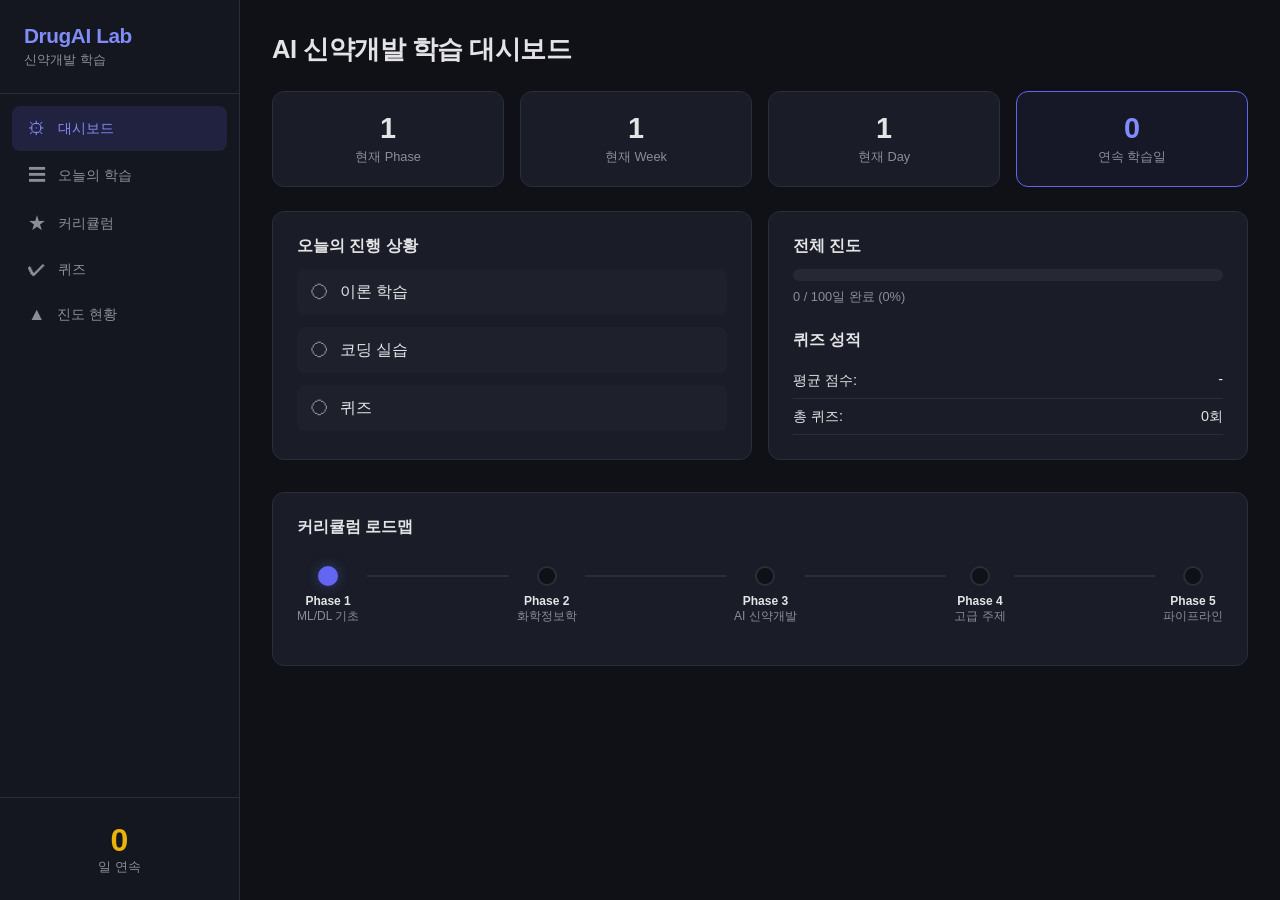
<file: index.html>
<!DOCTYPE html>
<html lang="ko">
<head>
    <meta charset="UTF-8">
    <meta name="viewport" content="width=device-width, initial-scale=1.0">
    <title>AI 신약개발 학습 프로그램</title>
    <link rel="stylesheet" href="static/css/style.css">
    <meta name="apple-mobile-web-app-capable" content="yes">
    <meta name="mobile-web-app-capable" content="yes">
    <meta name="theme-color" content="#0f1117">
</head>
<body>
    <!-- Sidebar Navigation -->
    <nav class="sidebar">
        <div class="sidebar-header">
            <h2>DrugAI Lab</h2>
            <p class="subtitle">신약개발 학습</p>
        </div>
        <ul class="nav-menu">
            <li><button class="nav-btn active" data-view="dashboard" onclick="showView('dashboard')">
                <span class="icon">&#9881;</span> 대시보드
            </button></li>
            <li><button class="nav-btn" data-view="today" onclick="showView('today')">
                <span class="icon">&#9776;</span> 오늘의 학습
            </button></li>
            <li><button class="nav-btn" data-view="curriculum" onclick="showView('curriculum')">
                <span class="icon">&#9733;</span> 커리큘럼
            </button></li>
            <li><button class="nav-btn" data-view="quiz" onclick="showView('quiz')">
                <span class="icon">&#10004;</span> 퀴즈
            </button></li>
            <li><button class="nav-btn" data-view="progress" onclick="showView('progress')">
                <span class="icon">&#9650;</span> 진도 현황
            </button></li>
        </ul>
        <div class="streak-box">
            <div class="streak-number" id="sidebar-streak">0</div>
            <div class="streak-label">일 연속</div>
        </div>
    </nav>

    <!-- Main Content -->
    <main class="content">
        <!-- Dashboard View -->
        <section id="view-dashboard" class="view active">
            <h1>AI 신약개발 학습 대시보드</h1>
            <div class="stats-grid">
                <div class="stat-card">
                    <div class="stat-value" id="stat-phase">-</div>
                    <div class="stat-label">현재 Phase</div>
                </div>
                <div class="stat-card">
                    <div class="stat-value" id="stat-week">-</div>
                    <div class="stat-label">현재 Week</div>
                </div>
                <div class="stat-card">
                    <div class="stat-value" id="stat-day">-</div>
                    <div class="stat-label">현재 Day</div>
                </div>
                <div class="stat-card accent">
                    <div class="stat-value" id="stat-streak">0</div>
                    <div class="stat-label">연속 학습일</div>
                </div>
            </div>

            <div class="dashboard-grid">
                <div class="card">
                    <h3>오늘의 진행 상황</h3>
                    <div class="task-list" id="dashboard-tasks">
                        <div class="task-item" id="dash-theory">
                            <span class="task-status">&#9711;</span>
                            <span class="task-name">이론 학습</span>
                        </div>
                        <div class="task-item" id="dash-exercises">
                            <span class="task-status">&#9711;</span>
                            <span class="task-name">코딩 실습</span>
                        </div>
                        <div class="task-item" id="dash-quiz">
                            <span class="task-status">&#9711;</span>
                            <span class="task-name">퀴즈</span>
                        </div>
                    </div>
                </div>
                <div class="card">
                    <h3>전체 진도</h3>
                    <div class="progress-bar-container">
                        <div class="progress-bar" id="dashboard-progress" style="width: 0%"></div>
                    </div>
                    <p class="progress-text" id="dashboard-progress-text">0 / 100일 완료</p>

                    <h3 style="margin-top:1.5rem;">퀴즈 성적</h3>
                    <div class="stat-inline">
                        <span>평균 점수:</span>
                        <span id="stat-quiz-avg">-</span>
                    </div>
                    <div class="stat-inline">
                        <span>총 퀴즈:</span>
                        <span id="stat-quiz-total">0회</span>
                    </div>
                </div>
            </div>

            <div class="card">
                <h3>커리큘럼 로드맵</h3>
                <div class="roadmap">
                    <div class="roadmap-phase" id="roadmap-1">
                        <div class="roadmap-dot"></div>
                        <div class="roadmap-info">
                            <strong>Phase 1</strong>
                            <span>ML/DL 기초</span>
                        </div>
                    </div>
                    <div class="roadmap-line"></div>
                    <div class="roadmap-phase" id="roadmap-2">
                        <div class="roadmap-dot"></div>
                        <div class="roadmap-info">
                            <strong>Phase 2</strong>
                            <span>화학정보학</span>
                        </div>
                    </div>
                    <div class="roadmap-line"></div>
                    <div class="roadmap-phase" id="roadmap-3">
                        <div class="roadmap-dot"></div>
                        <div class="roadmap-info">
                            <strong>Phase 3</strong>
                            <span>AI 신약개발</span>
                        </div>
                    </div>
                    <div class="roadmap-line"></div>
                    <div class="roadmap-phase" id="roadmap-4">
                        <div class="roadmap-dot"></div>
                        <div class="roadmap-info">
                            <strong>Phase 4</strong>
                            <span>고급 주제</span>
                        </div>
                    </div>
                    <div class="roadmap-line"></div>
                    <div class="roadmap-phase" id="roadmap-5">
                        <div class="roadmap-dot"></div>
                        <div class="roadmap-info">
                            <strong>Phase 5</strong>
                            <span>파이프라인</span>
                        </div>
                    </div>
                </div>
            </div>
        </section>

        <!-- Today's Learning View -->
        <section id="view-today" class="view">
            <div class="view-header">
                <h1 id="today-title">오늘의 학습</h1>
                <div class="view-actions">
                    <button class="btn btn-outline" onclick="loadToday()">새로고침</button>
                </div>
            </div>
            <div class="today-meta" id="today-meta"></div>

            <div class="today-tasks">
                <div class="task-card" id="task-theory">
                    <div class="task-header">
                        <h3>이론 학습</h3>
                        <button class="btn btn-sm btn-complete" onclick="completeTask('theory')" id="btn-theory">완료</button>
                    </div>
                    <div class="task-body" id="theory-content">
                        <p>로딩 중...</p>
                    </div>
                </div>

                <div class="task-card" id="task-exercises">
                    <div class="task-header">
                        <h3>코딩 실습</h3>
                        <button class="btn btn-sm btn-complete" onclick="completeTask('exercises')" id="btn-exercises">완료</button>
                    </div>
                    <div class="task-body" id="exercises-content">
                        <p>로딩 중...</p>
                    </div>
                </div>

                <div class="task-card" id="task-quiz">
                    <div class="task-header">
                        <h3>퀴즈</h3>
                        <button class="btn btn-sm" onclick="showView('quiz')">퀴즈 풀기</button>
                    </div>
                    <div class="task-body">
                        <p>오늘의 학습 내용을 퀴즈로 확인하세요.</p>
                    </div>
                </div>
            </div>

            <div class="day-nav">
                <button class="btn btn-primary btn-lg" onclick="advanceDay()" id="btn-advance" disabled>
                    다음 학습으로 넘어가기 &rarr;
                </button>
            </div>

            <div class="card" style="margin-top: 1.5rem;">
                <h3>질문 &amp; 피드백</h3>
                <p style="color: var(--text-muted); font-size: 0.85rem; margin-bottom: 0.75rem;">
                    이해가 안 되는 부분, 더 알고 싶은 것, 의견을 남기세요. 다음 학습 업데이트에 반영됩니다.
                </p>
                <div id="feedback-list"></div>
                <div style="display: flex; gap: 0.5rem; margin-top: 0.75rem;">
                    <input type="text" id="feedback-input" class="sync-textarea"
                           style="flex:1; height:auto; padding:0.5rem 0.75rem;"
                           placeholder="질문이나 피드백을 입력하세요..."
                           onkeydown="if(event.key==='Enter')submitFeedback()">
                    <button class="btn btn-primary" onclick="submitFeedback()">등록</button>
                </div>
            </div>
        </section>

        <!-- Curriculum View -->
        <section id="view-curriculum" class="view">
            <h1>커리큘럼</h1>
            <div id="curriculum-tree" class="curriculum-tree"></div>
        </section>

        <!-- Quiz View -->
        <section id="view-quiz" class="view">
            <div class="view-header">
                <h1>퀴즈</h1>
                <div class="quiz-info" id="quiz-info"></div>
            </div>
            <div id="quiz-container" class="quiz-container">
                <p>퀴즈를 불러오는 중...</p>
            </div>
            <div id="quiz-results" class="quiz-results" style="display:none;"></div>
        </section>

        <!-- Progress View -->
        <section id="view-progress" class="view">
            <h1>진도 현황</h1>
            <div class="stats-grid">
                <div class="stat-card">
                    <div class="stat-value" id="prog-completed">0</div>
                    <div class="stat-label">완료 일수</div>
                </div>
                <div class="stat-card">
                    <div class="stat-value" id="prog-total">100</div>
                    <div class="stat-label">전체 일수</div>
                </div>
                <div class="stat-card accent">
                    <div class="stat-value" id="prog-percent">0%</div>
                    <div class="stat-label">진행률</div>
                </div>
                <div class="stat-card">
                    <div class="stat-value" id="prog-streak">0</div>
                    <div class="stat-label">최장 연속</div>
                </div>
            </div>
            <div class="card">
                <h3>Phase별 진행 상황</h3>
                <div id="phase-progress-bars"></div>
            </div>
            <div class="card">
                <h3>퀴즈 이력</h3>
                <div id="quiz-history-list"></div>
            </div>
            <div class="card">
                <h3>클라우드 동기화</h3>
                <div id="gist-status" class="sync-status"></div>
                <div id="gist-setup">
                    <p style="color: var(--text-muted); font-size: 0.85rem; margin-bottom: 0.75rem;">
                        GitHub 토큰을 입력하면 모든 기기에서 자동 동기화됩니다.
                        <a href="https://github.com/settings/tokens/new?scopes=gist&amp;description=DrugAI+Lab"
                           target="_blank" style="color: var(--accent-light);">토큰 생성</a> (gist 권한만 체크)
                    </p>
                    <div style="display: flex; gap: 0.5rem;">
                        <input type="password" id="gist-token" class="sync-textarea"
                               style="flex:1; height:auto; padding:0.5rem 0.75rem;"
                               placeholder="ghp_xxxxxxxxxxxx">
                        <button class="btn btn-primary" onclick="setupGist()">연결</button>
                    </div>
                </div>
                <div id="gist-connected" style="display:none;">
                    <div class="sync-buttons">
                        <button class="btn btn-primary" onclick="manualSync()">지금 동기화</button>
                        <button class="btn btn-outline" onclick="disconnectGist()">연결 해제</button>
                    </div>
                </div>
            </div>
            <div class="card">
                <h3>수동 동기화</h3>
                <div class="sync-buttons">
                    <button class="btn btn-outline" onclick="shareProgress()">링크 공유</button>
                    <button class="btn btn-outline" onclick="exportProgress()">내보내기</button>
                    <button class="btn btn-outline" onclick="importProgress()">가져오기</button>
                    <button class="btn btn-outline" style="color:var(--red);border-color:var(--red);" onclick="resetProgress()">초기화</button>
                </div>
                <textarea id="sync-data" class="sync-textarea" rows="2" placeholder="코드 내보내기/가져오기용..."></textarea>
            </div>
        </section>
    </main>

    <script src="static/js/app.js"></script>
</body>
</html>
</file>
<file: static/css/style.css>
/* === Reset & Base === */
* { margin: 0; padding: 0; box-sizing: border-box; }

:root {
    --bg: #0f1117;
    --bg-card: #1a1d27;
    --bg-sidebar: #141620;
    --text: #e4e4e7;
    --text-muted: #8b8d97;
    --accent: #6366f1;
    --accent-light: #818cf8;
    --green: #22c55e;
    --green-bg: rgba(34, 197, 94, 0.1);
    --yellow: #eab308;
    --yellow-bg: rgba(234, 179, 8, 0.1);
    --red: #ef4444;
    --border: #2a2d3a;
    --radius: 12px;
}

body {
    font-family: -apple-system, BlinkMacSystemFont, 'Segoe UI', Roboto, sans-serif;
    background: var(--bg);
    color: var(--text);
    display: flex;
    min-height: 100vh;
}

/* === Sidebar === */
.sidebar {
    width: 240px;
    background: var(--bg-sidebar);
    border-right: 1px solid var(--border);
    display: flex;
    flex-direction: column;
    position: fixed;
    height: 100vh;
    z-index: 10;
}

.sidebar-header {
    padding: 1.5rem;
    border-bottom: 1px solid var(--border);
}

.sidebar-header h2 {
    color: var(--accent-light);
    font-size: 1.3rem;
    letter-spacing: -0.02em;
}

.subtitle {
    color: var(--text-muted);
    font-size: 0.8rem;
    margin-top: 0.25rem;
}

.nav-menu {
    list-style: none;
    padding: 0.75rem;
    flex: 1;
}

.nav-btn {
    width: 100%;
    padding: 0.75rem 1rem;
    background: none;
    border: none;
    color: var(--text-muted);
    font-size: 0.9rem;
    text-align: left;
    border-radius: 8px;
    cursor: pointer;
    transition: all 0.2s;
    display: flex;
    align-items: center;
    gap: 0.75rem;
}

.nav-btn:hover { background: rgba(99, 102, 241, 0.1); color: var(--text); }
.nav-btn.active { background: rgba(99, 102, 241, 0.15); color: var(--accent-light); }

.icon { font-size: 1.1rem; }

.streak-box {
    padding: 1.5rem;
    border-top: 1px solid var(--border);
    text-align: center;
}

.streak-number {
    font-size: 2rem;
    font-weight: 700;
    color: var(--yellow);
}

.streak-label {
    color: var(--text-muted);
    font-size: 0.8rem;
}

/* === Main Content === */
.content {
    margin-left: 240px;
    flex: 1;
    padding: 2rem;
    max-width: 1100px;
}

.view { display: none; }
.view.active { display: block; }

h1 { font-size: 1.6rem; margin-bottom: 1.5rem; letter-spacing: -0.02em; }
h3 { font-size: 1rem; margin-bottom: 0.75rem; color: var(--text); }

/* === Cards === */
.card {
    background: var(--bg-card);
    border: 1px solid var(--border);
    border-radius: var(--radius);
    padding: 1.5rem;
    margin-bottom: 1rem;
}

/* === Stats Grid === */
.stats-grid {
    display: grid;
    grid-template-columns: repeat(4, 1fr);
    gap: 1rem;
    margin-bottom: 1.5rem;
}

.stat-card {
    background: var(--bg-card);
    border: 1px solid var(--border);
    border-radius: var(--radius);
    padding: 1.25rem;
    text-align: center;
}

.stat-card.accent {
    border-color: var(--accent);
    background: rgba(99, 102, 241, 0.08);
}

.stat-value {
    font-size: 1.8rem;
    font-weight: 700;
    color: var(--text);
}

.stat-card.accent .stat-value { color: var(--accent-light); }

.stat-label {
    font-size: 0.8rem;
    color: var(--text-muted);
    margin-top: 0.25rem;
}

.stat-inline {
    display: flex;
    justify-content: space-between;
    padding: 0.5rem 0;
    border-bottom: 1px solid var(--border);
    font-size: 0.9rem;
}

/* === Dashboard Grid === */
.dashboard-grid {
    display: grid;
    grid-template-columns: 1fr 1fr;
    gap: 1rem;
    margin-bottom: 1rem;
}

/* === Task List === */
.task-list { display: flex; flex-direction: column; gap: 0.75rem; }

.task-item {
    display: flex;
    align-items: center;
    gap: 0.75rem;
    padding: 0.75rem;
    border-radius: 8px;
    background: rgba(255,255,255,0.02);
}

.task-status { font-size: 1.2rem; color: var(--text-muted); }
.task-item.completed .task-status { color: var(--green); }
.task-item.completed .task-name { text-decoration: line-through; color: var(--text-muted); }

/* === Progress Bar === */
.progress-bar-container {
    background: rgba(255,255,255,0.05);
    border-radius: 999px;
    height: 12px;
    overflow: hidden;
    margin-bottom: 0.5rem;
}

.progress-bar {
    height: 100%;
    background: linear-gradient(90deg, var(--accent), var(--accent-light));
    border-radius: 999px;
    transition: width 0.5s ease;
}

.progress-text {
    font-size: 0.8rem;
    color: var(--text-muted);
}

/* === Roadmap === */
.roadmap {
    display: flex;
    align-items: center;
    gap: 0;
    padding: 1rem 0;
}

.roadmap-phase {
    display: flex;
    flex-direction: column;
    align-items: center;
    gap: 0.5rem;
    flex: 0 0 auto;
}

.roadmap-dot {
    width: 20px;
    height: 20px;
    border-radius: 50%;
    border: 2px solid var(--border);
    background: var(--bg);
}

.roadmap-phase.active .roadmap-dot {
    border-color: var(--accent);
    background: var(--accent);
    box-shadow: 0 0 12px rgba(99, 102, 241, 0.4);
}

.roadmap-phase.completed .roadmap-dot {
    border-color: var(--green);
    background: var(--green);
}

.roadmap-info {
    text-align: center;
    font-size: 0.75rem;
}

.roadmap-info strong { display: block; color: var(--text); }
.roadmap-info span { color: var(--text-muted); }

.roadmap-line {
    flex: 1;
    height: 2px;
    background: var(--border);
    margin: 0 0.5rem;
    margin-bottom: 2.5rem;
}

/* === Today View === */
.view-header {
    display: flex;
    justify-content: space-between;
    align-items: center;
    margin-bottom: 1.5rem;
}

.view-header h1 { margin-bottom: 0; }

.today-meta {
    display: flex;
    gap: 0.75rem;
    margin-bottom: 1.5rem;
}

.meta-tag {
    padding: 0.35rem 0.75rem;
    border-radius: 999px;
    font-size: 0.8rem;
    background: rgba(99, 102, 241, 0.1);
    color: var(--accent-light);
    border: 1px solid rgba(99, 102, 241, 0.2);
}

.today-tasks {
    display: flex;
    flex-direction: column;
    gap: 1rem;
}

.task-card {
    background: var(--bg-card);
    border: 1px solid var(--border);
    border-radius: var(--radius);
    overflow: hidden;
}

.task-card.completed { border-color: var(--green); opacity: 0.7; }

.task-header {
    display: flex;
    justify-content: space-between;
    align-items: center;
    padding: 1rem 1.5rem;
    border-bottom: 1px solid var(--border);
    background: rgba(255,255,255,0.02);
}

.task-header h3 { margin-bottom: 0; }

.task-body {
    padding: 1.5rem;
    font-size: 0.9rem;
    line-height: 1.7;
    color: var(--text-muted);
}

.task-body h1, .task-body h2, .task-body h3 { color: var(--text); margin: 1rem 0 0.5rem; }
.task-body h1 { font-size: 1.3rem; }
.task-body h2 { font-size: 1.1rem; }
.task-body h3 { font-size: 1rem; }
.task-body p { margin-bottom: 0.75rem; }
.task-body code { background: rgba(99, 102, 241, 0.15); padding: 0.15rem 0.4rem; border-radius: 4px; font-size: 0.85rem; }
.task-body pre { background: #0d0f16; border: 1px solid var(--border); border-radius: 8px; padding: 1rem; overflow-x: auto; margin: 0.75rem 0; }
.task-body pre code { background: none; padding: 0; }
.task-body ul, .task-body ol { margin-left: 1.5rem; margin-bottom: 0.75rem; }
.task-body li { margin-bottom: 0.25rem; }
.task-body table { width: 100%; border-collapse: collapse; margin: 0.75rem 0; }
.task-body th, .task-body td { padding: 0.5rem; border: 1px solid var(--border); text-align: left; font-size: 0.85rem; }
.task-body th { background: rgba(255,255,255,0.03); }

.day-nav {
    margin-top: 1.5rem;
    text-align: center;
}

/* === Buttons === */
.btn {
    padding: 0.5rem 1rem;
    border: none;
    border-radius: 8px;
    font-size: 0.85rem;
    cursor: pointer;
    transition: all 0.2s;
    font-weight: 500;
}

.btn-primary {
    background: var(--accent);
    color: white;
}

.btn-primary:hover { background: var(--accent-light); }
.btn-primary:disabled { opacity: 0.4; cursor: not-allowed; }

.btn-outline {
    background: none;
    border: 1px solid var(--border);
    color: var(--text);
}

.btn-outline:hover { border-color: var(--accent); color: var(--accent-light); }

.btn-sm { padding: 0.35rem 0.75rem; font-size: 0.8rem; }

.btn-complete {
    background: var(--green);
    color: white;
}

.btn-complete:hover { background: #16a34a; }
.btn-complete:disabled { background: var(--text-muted); cursor: not-allowed; }

.btn-lg {
    padding: 0.75rem 2rem;
    font-size: 1rem;
}

/* === Curriculum Tree === */
.curriculum-tree { display: flex; flex-direction: column; gap: 0.75rem; }

.phase-block {
    background: var(--bg-card);
    border: 1px solid var(--border);
    border-radius: var(--radius);
    overflow: hidden;
}

.phase-header {
    padding: 1rem 1.5rem;
    cursor: pointer;
    display: flex;
    justify-content: space-between;
    align-items: center;
    background: rgba(255,255,255,0.02);
    transition: background 0.2s;
}

.phase-header:hover { background: rgba(99, 102, 241, 0.05); }
.phase-header.active-phase { border-left: 3px solid var(--accent); }

.phase-title { font-weight: 600; }
.phase-desc { font-size: 0.8rem; color: var(--text-muted); }
.phase-toggle { color: var(--text-muted); transition: transform 0.2s; }
.phase-toggle.open { transform: rotate(90deg); }

.phase-content {
    display: none;
    padding: 0 1.5rem 1rem;
}

.phase-content.open { display: block; }

.week-block { margin-top: 0.75rem; }

.week-title {
    font-size: 0.9rem;
    font-weight: 600;
    color: var(--accent-light);
    margin-bottom: 0.5rem;
    padding: 0.5rem 0;
    border-bottom: 1px solid var(--border);
}

.day-list { display: flex; flex-direction: column; gap: 0.25rem; }

.day-item {
    padding: 0.5rem 0.75rem;
    border-radius: 6px;
    font-size: 0.85rem;
    color: var(--text-muted);
    cursor: pointer;
    transition: background 0.2s;
    display: flex;
    justify-content: space-between;
}

.day-item:hover { background: rgba(99, 102, 241, 0.08); color: var(--text); }
.day-item.current { background: rgba(99, 102, 241, 0.12); color: var(--accent-light); font-weight: 500; }

/* === Quiz === */
.quiz-container { display: flex; flex-direction: column; gap: 1rem; }

.quiz-question {
    background: var(--bg-card);
    border: 1px solid var(--border);
    border-radius: var(--radius);
    padding: 1.5rem;
}

.question-number {
    font-size: 0.75rem;
    color: var(--accent-light);
    text-transform: uppercase;
    letter-spacing: 0.05em;
    margin-bottom: 0.5rem;
}

.question-text {
    font-size: 1rem;
    margin-bottom: 1rem;
    line-height: 1.6;
}

.options { display: flex; flex-direction: column; gap: 0.5rem; }

.option-btn {
    width: 100%;
    text-align: left;
    padding: 0.75rem 1rem;
    background: rgba(255,255,255,0.03);
    border: 1px solid var(--border);
    border-radius: 8px;
    color: var(--text);
    cursor: pointer;
    transition: all 0.2s;
    font-size: 0.9rem;
}

.option-btn:hover { border-color: var(--accent); background: rgba(99, 102, 241, 0.08); }
.option-btn.selected { border-color: var(--accent); background: rgba(99, 102, 241, 0.15); }
.option-btn.correct { border-color: var(--green); background: var(--green-bg); }
.option-btn.wrong { border-color: var(--red); background: rgba(239, 68, 68, 0.1); }

.quiz-submit {
    text-align: center;
    margin-top: 1rem;
}

.quiz-results {
    background: var(--bg-card);
    border: 1px solid var(--border);
    border-radius: var(--radius);
    padding: 2rem;
    text-align: center;
}

.result-score {
    font-size: 3rem;
    font-weight: 700;
    color: var(--accent-light);
}

.result-label {
    color: var(--text-muted);
    margin-bottom: 1.5rem;
}

.explanation {
    margin-top: 0.75rem;
    padding: 0.75rem;
    background: rgba(99, 102, 241, 0.08);
    border-radius: 8px;
    font-size: 0.85rem;
    color: var(--text-muted);
    text-align: left;
}

/* === Progress View === */
.phase-progress {
    margin-bottom: 1rem;
}

.phase-progress-header {
    display: flex;
    justify-content: space-between;
    margin-bottom: 0.5rem;
    font-size: 0.9rem;
}

.quiz-history-item {
    display: flex;
    justify-content: space-between;
    padding: 0.75rem 0;
    border-bottom: 1px solid var(--border);
    font-size: 0.9rem;
}

/* === Toast === */
.toast {
    position: fixed;
    bottom: 2rem;
    right: 2rem;
    padding: 1rem 1.5rem;
    border-radius: var(--radius);
    background: var(--green);
    color: white;
    font-weight: 500;
    box-shadow: 0 4px 20px rgba(0,0,0,0.3);
    transform: translateY(100px);
    opacity: 0;
    transition: all 0.3s ease;
    z-index: 100;
}

.toast.show { transform: translateY(0); opacity: 1; }

/* === Sync === */
.sync-buttons {
    display: flex;
    gap: 0.5rem;
    margin-bottom: 0.75rem;
    flex-wrap: wrap;
}

.sync-status {
    display: flex;
    align-items: center;
    gap: 0.5rem;
}

.sync-textarea, input.sync-textarea {
    width: 100%;
    background: #0d0f16;
    color: var(--text);
    border: 1px solid var(--border);
    border-radius: 8px;
    padding: 0.75rem;
    font-family: monospace;
    font-size: 0.75rem;
    resize: vertical;
    line-height: 1.4;
}

.sync-textarea:focus {
    outline: none;
    border-color: var(--accent);
}

/* === Feedback === */
.feedback-item {
    padding: 0.75rem;
    border-radius: 8px;
    margin-bottom: 0.5rem;
    font-size: 0.9rem;
    background: rgba(255,255,255,0.02);
    border-left: 3px solid var(--accent);
}

.feedback-item .fb-meta {
    font-size: 0.75rem;
    color: var(--text-muted);
    margin-bottom: 0.25rem;
}

.feedback-item .fb-question {
    color: var(--text);
}

.feedback-item .fb-answer {
    margin-top: 0.5rem;
    padding: 0.5rem 0.75rem;
    background: rgba(34, 197, 94, 0.08);
    border-radius: 6px;
    border-left: 3px solid var(--green);
    color: var(--text-muted);
    font-size: 0.85rem;
}

.feedback-item.answered {
    border-left-color: var(--green);
}

.feedback-item .fb-delete {
    float: right;
    background: none;
    border: none;
    color: var(--text-muted);
    cursor: pointer;
    font-size: 0.8rem;
    padding: 0;
}

.feedback-item .fb-delete:hover { color: var(--red); }

/* === Responsive === */
@media (max-width: 768px) {
    .sidebar { width: 60px; }
    .sidebar-header h2, .subtitle, .nav-btn span:not(.icon), .streak-label { display: none; }
    .nav-btn { justify-content: center; padding: 0.75rem; }
    .content { margin-left: 60px; padding: 1rem; }
    .stats-grid { grid-template-columns: repeat(2, 1fr); }
    .dashboard-grid { grid-template-columns: 1fr; }
}
</file>
